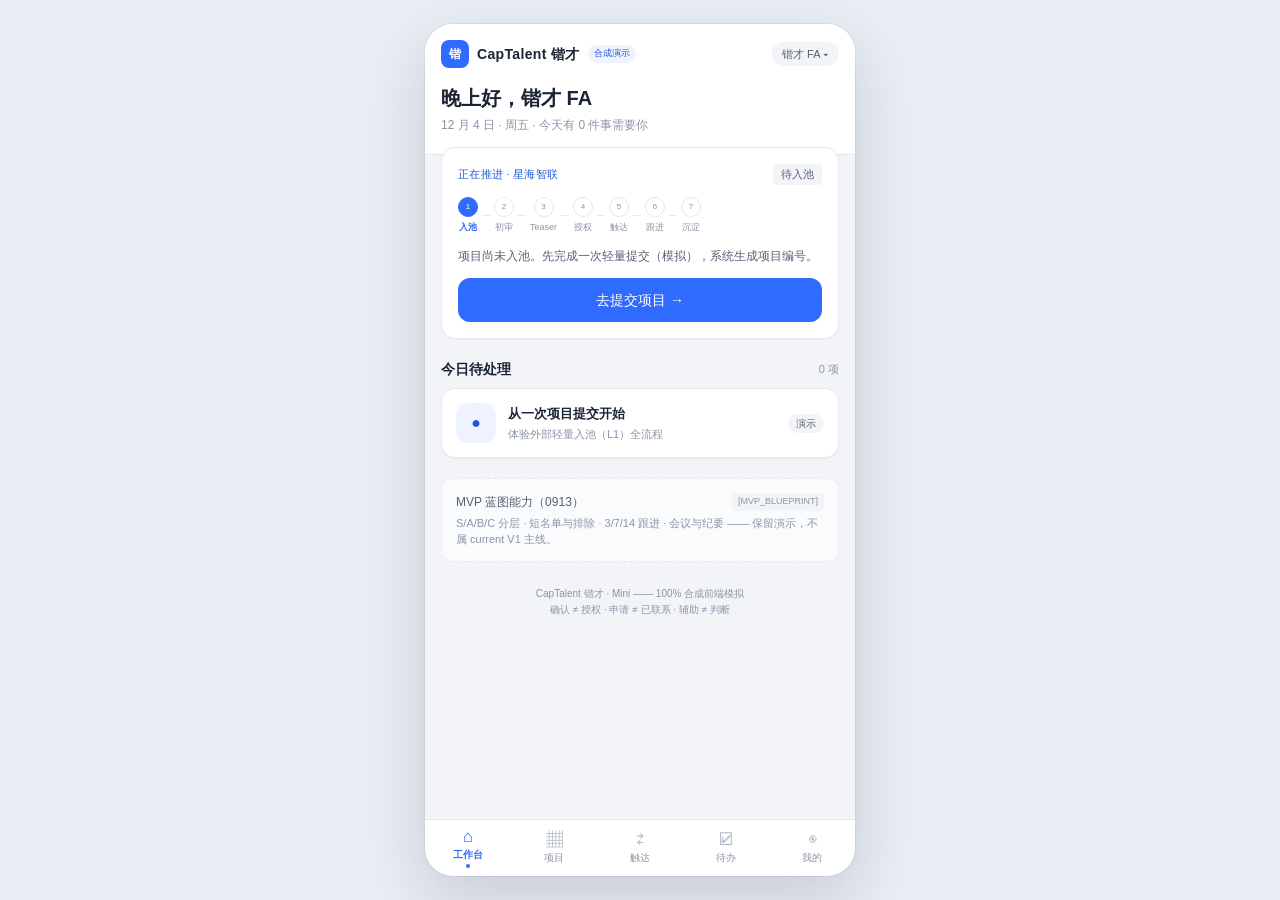
<file: captalent-mini/index.html>
<!doctype html>
<html lang="zh-CN">
  <head>
    <meta charset="UTF-8" />
    <meta name="viewport" content="width=device-width, initial-scale=1.0, viewport-fit=cover" />
    <meta name="theme-color" content="#f2f4f8" />
    <title>CapTalent 锴才 · Mini（合成演示）</title>
    <script type="module" crossorigin src="./assets/index-CSdyOCdW.js"></script>
    <link rel="stylesheet" crossorigin href="./assets/index-DFAdCHbu.css">
  </head>
  <body>
    <div id="root"></div>
  </body>
</html>
</file>
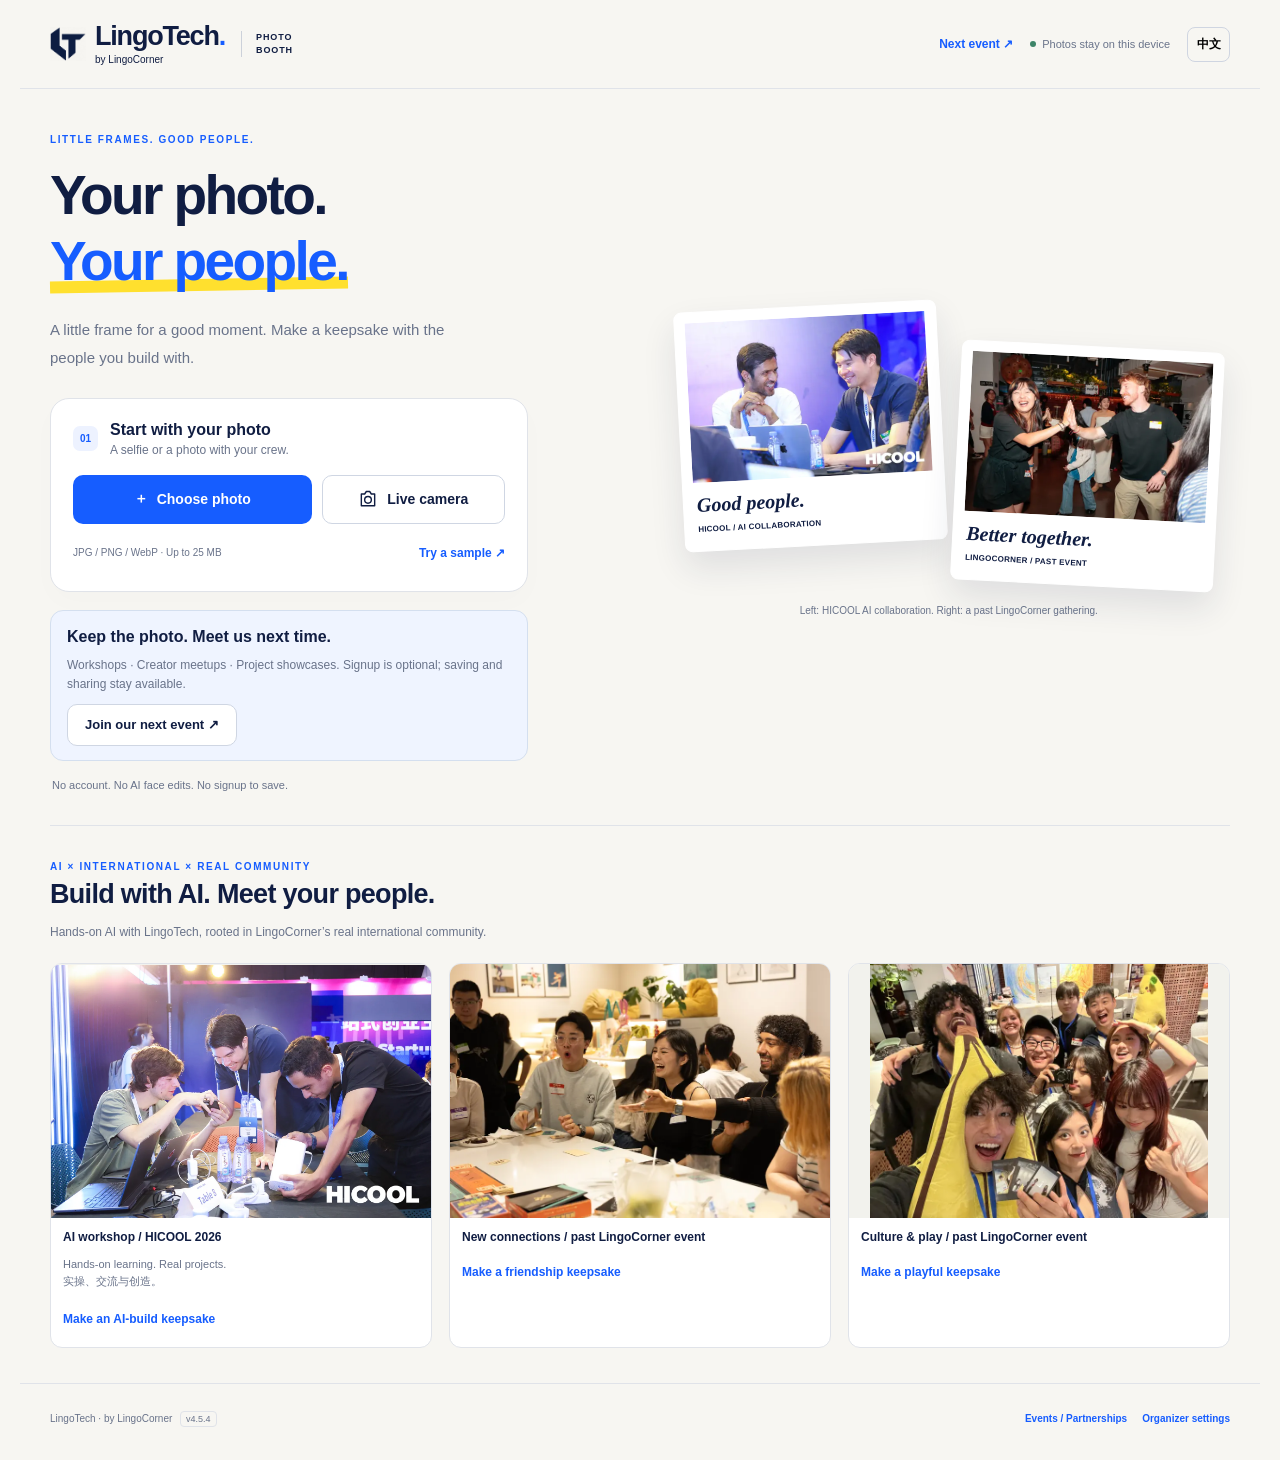
<file: lingotech-photo-booth/index.html>
<!doctype html><html lang="en"><head><meta charset="utf-8"><meta name="viewport" content="width=device-width,initial-scale=1"><title>LingoTech Photo Booth — moved</title><link rel="canonical" href="https://williamlovecs.github.io/lingotech/"><meta name="robots" content="noindex,follow"><script>const dest=new URL('/lingotech/',location.origin);const source=new URL(location.href);for(const k of ['kiosk','lang']){const v=source.searchParams.get(k);if((k==='kiosk'&&['0','1'].includes(v))||(k==='lang'&&['zh','en'].includes(v)))dest.searchParams.set(k,v);}if(['#editor','#welcome'].includes(source.hash))dest.hash=source.hash;location.replace(dest.href);</script><noscript><meta http-equiv="refresh" content="0; url=/lingotech/"></noscript><style>body{font-family:system-ui,sans-serif;padding:48px;line-height:1.7;color:#101d42}a{color:#165dff}</style></head><body><h1>LingoTech Photo Booth</h1><p>入口已更新，正在前往新版。<br>Opening the current Photo Booth.</p><a href="/lingotech/">打开新版 / Open Photo Booth</a></body></html>
</file>
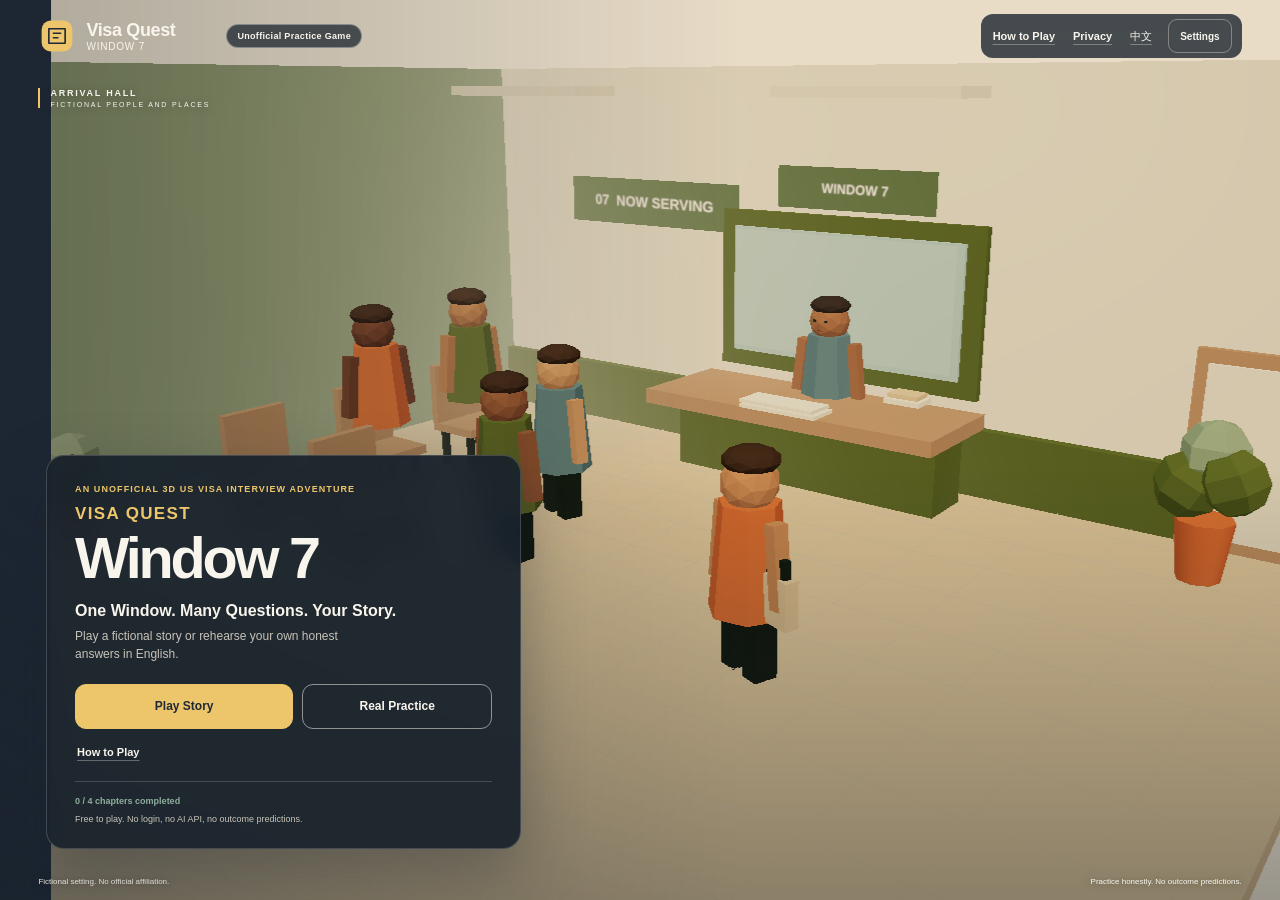
<file: visa-counter/index.html>
<!doctype html>
<html lang="en">
  <head>
    <meta charset="UTF-8" />
    <meta name="viewport" content="width=device-width, initial-scale=1.0, viewport-fit=cover" />
    <meta name="theme-color" content="#202936" />
    <meta name="description" content="Play Visa Quest: Window 7, a free unofficial 3D US visa interview game with F-1 and B1/B2 English practice, fictional stories, and share-safe challenges." />
    <meta name="keywords" content="US visa interview simulator, F1 visa mock interview, B1/B2 visa interview practice, US visa interview game" />
    <link rel="canonical" href="https://williamlovecs.github.io/visa-counter/" />
    <meta property="og:type" content="website" />
    <meta property="og:title" content="Visa Quest: Window 7" />
    <meta property="og:description" content="One Window. Many Questions. Your Story. Play an unofficial 3D visa interview adventure." />
    <meta property="og:url" content="https://williamlovecs.github.io/visa-counter/" />
    <meta property="og:site_name" content="Visa Quest" />
    <meta name="twitter:card" content="summary" />
    <title>Visa Quest: Window 7 | 3D US Visa Interview Game</title>
    <link rel="icon" type="image/svg+xml" href="/visa-counter/favicon.svg" />
    <script type="module" crossorigin src="/visa-counter/assets/index-B5Us4nsz.js"></script>
    <link rel="modulepreload" crossorigin href="/visa-counter/assets/three-ChoC-Qf5.js">
    <link rel="modulepreload" crossorigin href="/visa-counter/assets/react-DX9ReT47.js">
    <link rel="stylesheet" crossorigin href="/visa-counter/assets/index-BxNAXHYg.css">
  </head>
  <body>
    <div id="root">
      <main style="max-width:760px;margin:40px auto;padding:24px;font-family:Arial,sans-serif;line-height:1.6;color:#202936">
        <h1>Visa Quest: Window 7</h1>
        <p><strong>An unofficial 3D US visa interview adventure.</strong> Play four fictional story chapters or practice your own honest English answers for F-1, B1/B2 tourism, family visit, and B-1 business scenarios.</p>
        <h2>How to play</h2>
        <p>Choose Story Challenge or Real Practice. Read the brief, walk to Window 7, answer six main questions and any follow-ups, then review clear practice hints. Text input works without a microphone or WebGL.</p>
        <h2>Practice with clear boundaries</h2>
        <p>This free game has no login, no live AI, and no visa outcome prediction. Answers stay in memory. Chapter progress and anonymous local events remain on your browser. It is not affiliated with the US government.</p>
        <h2>中文介绍</h2>
        <p>《Visa Quest: Window 7》是一款非官方 3D 英语面试练习游戏。包含四个虚构章节、故事挑战和真实练习模式，不预测签证结果，不要求注册。</p>
        <h2>Frequently asked questions</h2>
        <p><strong>Can this predict my visa result?</strong> No. It only supports language practice and cannot assess eligibility, documents, honesty, or approval probability.</p>
        <p><strong>Do I need a microphone?</strong> No. Every chapter can be completed with text input.</p>
        <p>For official information, visit the US Department of State pages for <a href="https://travel.state.gov/content/travel/en/us-visas/study/student-visa.html">student visas</a> and <a href="https://travel.state.gov/content/travel/en/us-visas/tourism-visit/visitor.html">visitor visas</a>.</p>
      </main>
    </div>
  </body>
</html>
</file>
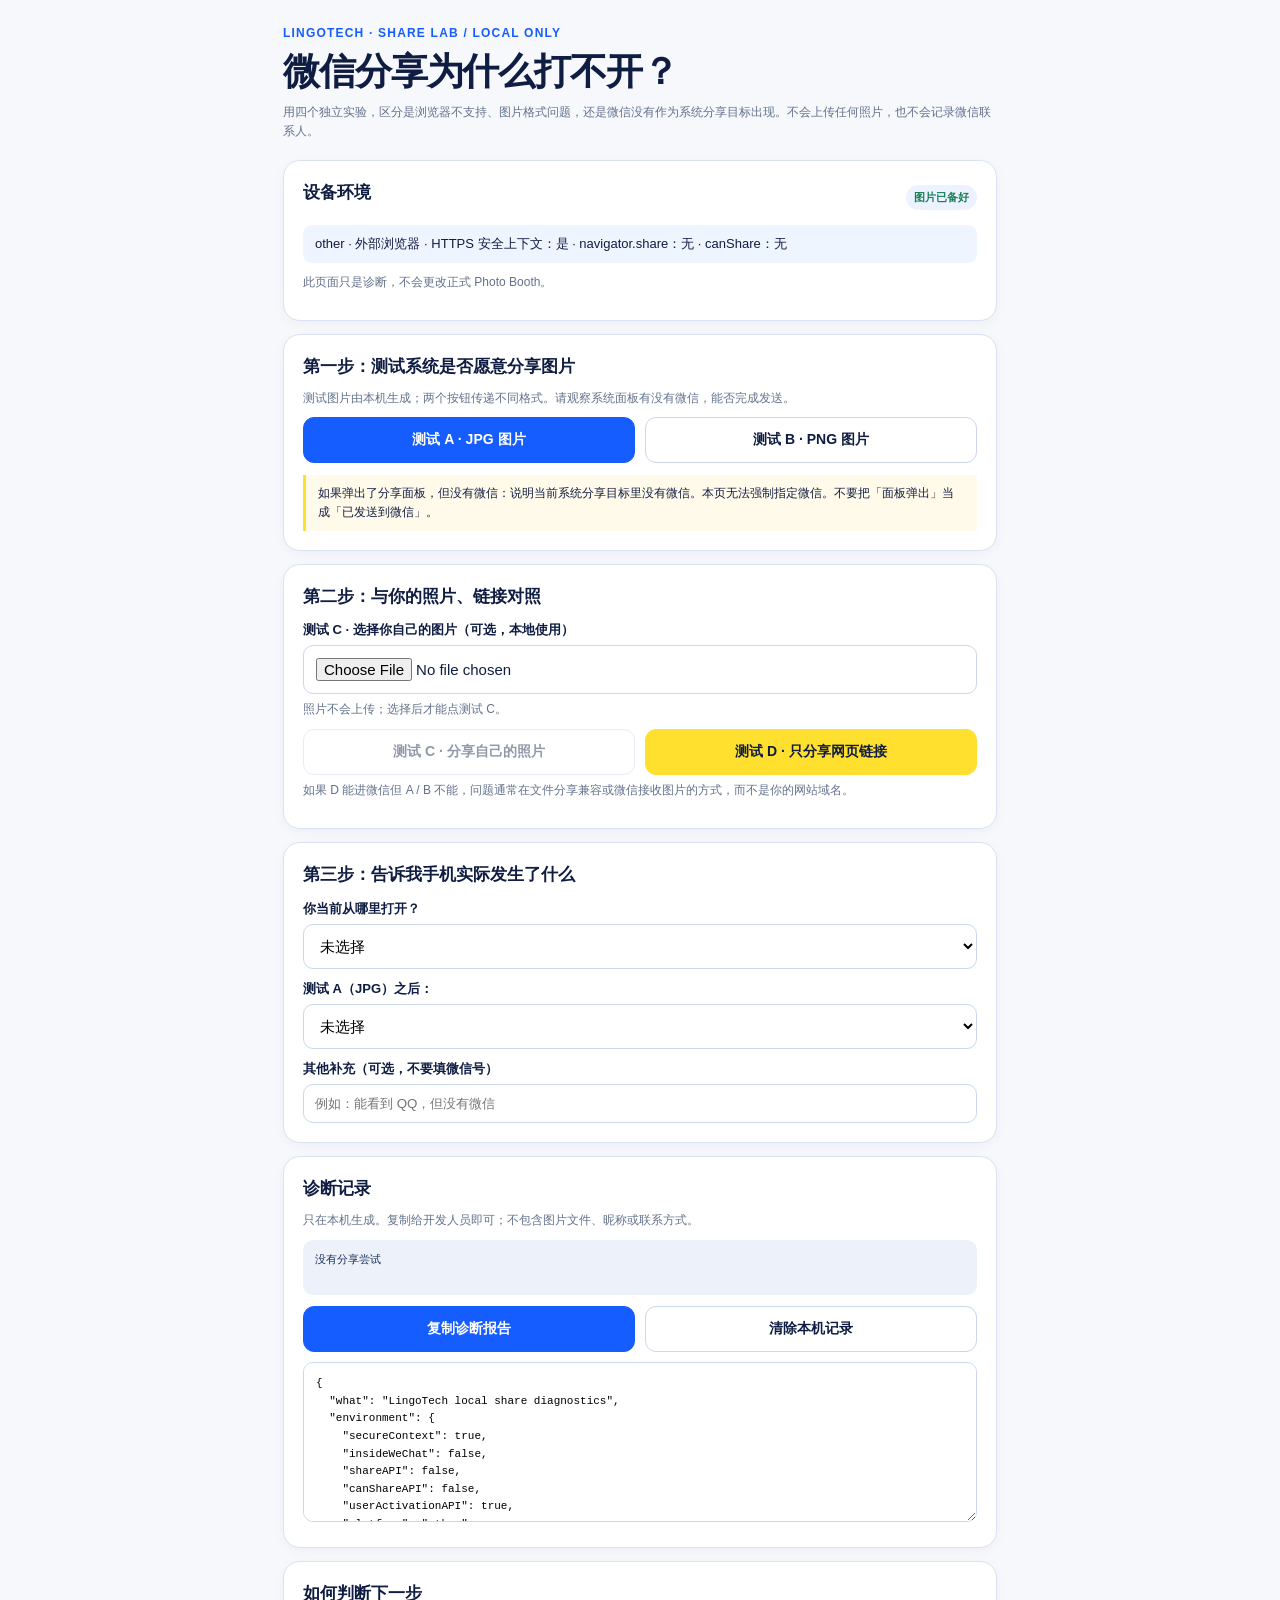
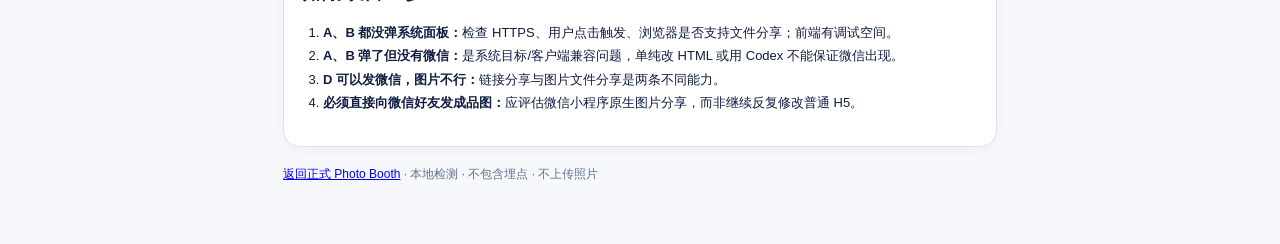
<file: lingotech/share-debug/index.html>
<!doctype html>
<html lang="zh-CN">
<head>
<meta charset="utf-8"><meta name="viewport" content="width=device-width,initial-scale=1,viewport-fit=cover">
<meta name="theme-color" content="#f6f8fc"><meta name="referrer" content="no-referrer">
<title>LingoTech · 微信分享兼容性检查</title>
<style>
:root{--navy:#101d42;--blue:#165dff;--muted:#63718b;--line:#dae1f0;--bg:#f6f8fc;--yellow:#ffe02e}
*{box-sizing:border-box}body{margin:0;background:var(--bg);color:var(--navy);font:15px/1.55 -apple-system,BlinkMacSystemFont,"Segoe UI","PingFang SC","Microsoft YaHei",sans-serif}main{max-width:750px;margin:auto;padding:24px 18px 60px}h1{font-size:clamp(25px,5vw,37px);line-height:1.15;letter-spacing:-.03em;margin:8px 0 10px}h2{font-size:17px;margin:0 0 8px}p{margin:6px 0 10px}small,.muted{font-size:12px;color:var(--muted)}.brand{font-size:12px;letter-spacing:.1em;font-weight:800;color:var(--blue)}.intro{margin:0 0 20px}.card{background:#fff;padding:19px;border-radius:17px;border:1px solid var(--line);margin:13px 0;box-shadow:0 3px 12px #10204a0a}.status{padding:9px 12px;border-radius:9px;background:#eef5ff;font-size:13px;margin:10px 0}.grid{display:grid;grid-template-columns:repeat(2,minmax(0,1fr));gap:10px}.btn{width:100%;min-height:46px;border-radius:11px;border:1px solid #cbd7ec;background:#fff;color:var(--navy);font-weight:750;padding:10px 14px;text-align:center;cursor:pointer;font-size:14px}.btn.primary{background:var(--blue);border-color:var(--blue);color:white}.btn.yellow{background:var(--yellow);border-color:var(--yellow)}button:disabled{opacity:.45;cursor:not-allowed}button:focus-visible,input:focus-visible,select:focus-visible,textarea:focus-visible{outline:3px solid #e8ad22;outline-offset:3px}label{display:block;font-size:13px;font-weight:650;margin:10px 0 5px}select,input[type=file],textarea{width:100%;border:1px solid #cbd7ec;padding:12px;border-radius:10px;background:#fff;font:inherit}textarea{resize:vertical;min-height:160px;font:11px/1.6 ui-monospace,SFMono-Regular,Consolas,monospace}ol{padding-left:20px;font-size:13px;line-height:1.8}.mono{font:11px/1.55 ui-monospace,SFMono-Regular,Consolas,monospace;overflow-wrap:anywhere}.tag{display:inline-flex;align-items:center;background:#ecf2ff;color:#2c56b0;padding:4px 8px;border-radius:100px;font-size:11px;font-weight:750}.notice{border-left:3px solid var(--yellow);padding:9px 12px;background:#fffaea;font-size:12px;margin-top:12px}.row{display:flex;align-items:center;justify-content:space-between;gap:8px}.log{white-space:pre-wrap;overflow-wrap:anywhere;background:#edf2fa;color:#172e59;padding:12px;border-radius:10px;font-size:11px;min-height:55px}.footer{margin-top:18px;font-size:12px;color:var(--muted)}.green{color:#177f53}.red{color:#ba4444}@media(max-width:520px){main{padding:19px 13px 55px}.grid{grid-template-columns:1fr}.card{padding:15px}.btn{font-size:13px}}
</style></head>
<body><main>
<div class="brand">LINGOTECH · SHARE LAB / LOCAL ONLY</div>
<h1>微信分享为什么打不开？</h1>
<p class="intro muted">用四个独立实验，区分是浏览器不支持、图片格式问题，还是微信没有作为系统分享目标出现。不会上传任何照片，也不会记录微信联系人。</p>
<div class="card"><div class="row"><h2>设备环境</h2><span id="ready" class="tag">准备中</span></div><div id="env" class="status">正在检查…</div><p class="muted">此页面只是诊断，不会更改正式 Photo Booth。</p></div>
<div class="card"><h2>第一步：测试系统是否愿意分享图片</h2>
<p class="muted">测试图片由本机生成；两个按钮传递不同格式。请观察系统面板有没有微信，能否完成发送。</p>
<div class="grid"><button id="jpg" class="btn primary" disabled>测试 A · JPG 图片</button><button id="png" class="btn" disabled>测试 B · PNG 图片</button></div>
<div class="notice">如果弹出了分享面板，但没有微信：说明当前系统分享目标里没有微信。本页无法强制指定微信。不要把「面板弹出」当成「已发送到微信」。</div>
</div>
<div class="card"><h2>第二步：与你的照片、链接对照</h2>
<label for="picture">测试 C · 选择你自己的图片（可选，本地使用）</label><input id="picture" type="file" accept="image/png,image/jpeg,image/webp,image/heic,image/heif">
<p class="muted" id="pickinfo">照片不会上传；选择后才能点测试 C。</p>
<div class="grid"><button id="own" class="btn" disabled>测试 C · 分享自己的照片</button><button id="url" class="btn yellow">测试 D · 只分享网页链接</button></div>
<p class="muted">如果 D 能进微信但 A / B 不能，问题通常在文件分享兼容或微信接收图片的方式，而不是你的网站域名。</p></div>
<div class="card"><h2>第三步：告诉我手机实际发生了什么</h2>
<label for="browser">你当前从哪里打开？</label><select id="browser"><option value="unspecified">未选择</option><option value="wechat">微信内打开</option><option value="safari">iPhone Safari</option><option value="chrome">Android Chrome</option><option value="other">其他浏览器</option></select>
<label for="outcome">测试 A（JPG）之后：</label><select id="outcome"><option value="unspecified">未选择</option><option value="wechat_visible">微信出现在分享面板</option><option value="wechat_missing">弹出分享面板，但没有微信</option><option value="no_sheet">完全没有弹出分享面板</option><option value="wechat_failed">选了微信但发送未完成</option><option value="success_manually_confirmed">已在微信手动确认真正收到图片</option></select>
<label for="detail">其他补充（可选，不要填微信号）</label><input id="detail" type="text" maxlength="120" placeholder="例如：能看到 QQ，但没有微信" style="width:100%;padding:11px;border-radius:10px;border:1px solid #cbd7ec">
</div>
<div class="card"><h2>诊断记录</h2><p class="muted">只在本机生成。复制给开发人员即可；不包含图片文件、昵称或联系方式。</p><pre id="log" class="log" aria-live="polite">等待测试…</pre><div class="grid"><button id="copy" class="btn primary">复制诊断报告</button><button id="reset" class="btn">清除本机记录</button></div><textarea id="report" spellcheck="false" readonly aria-label="复制不了时可以手动全选诊断报告" style="margin-top:10px"></textarea></div>
<div class="card"><h2>如何判断下一步</h2><ol><li><strong>A、B 都没弹系统面板：</strong>检查 HTTPS、用户点击触发、浏览器是否支持文件分享；前端有调试空间。</li><li><strong>A、B 弹了但没有微信：</strong>是系统目标/客户端兼容问题，单纯改 HTML 或用 Codex 不能保证微信出现。</li><li><strong>D 可以发微信，图片不行：</strong>链接分享与图片文件分享是两条不同能力。</li><li><strong>必须直接向微信好友发成品图：</strong>应评估微信小程序原生图片分享，而非继续反复修改普通 H5。</li></ol></div>
<div class="footer"><a href="https://williamlovecs.github.io/lingotech/">返回正式 Photo Booth</a> · 本地检测 · 不包含埋点 · 不上传照片</div>
</main>
<script>
'use strict';
const $=id=>document.getElementById(id);
const results=[];let prepared={jpg:null,png:null,own:null};const SITE='https://williamlovecs.github.io/lingotech/';
const appEnv=()=>({secureContext:!!window.isSecureContext,insideWeChat:/MicroMessenger/i.test(navigator.userAgent||''),shareAPI:typeof navigator.share==='function',canShareAPI:typeof navigator.canShare==='function',userActivationAPI:typeof navigator.userActivation!=='undefined',platform:/Android/i.test(navigator.userAgent)?'Android':/iPhone|iPad/i.test(navigator.userAgent)?'iOS/iPadOS':/Windows/i.test(navigator.userAgent)?'Windows':/Mac/i.test(navigator.userAgent)?'macOS':'other'});
function cap(file){try{return typeof navigator.canShare==='function'?!!navigator.canShare({files:[file]}):null}catch(e){return 'error:'+e.name}}
function record(x){results.push({...x,at:new Date().toISOString()});renderReport()}
function renderReport(){const data={what:'LingoTech local share diagnostics',environment:appEnv(),capability:{JPG:prepared.jpg?cap(prepared.jpg):'not ready',PNG:prepared.png?cap(prepared.png):'not ready',uploaded:prepared.own?cap(prepared.own):'none'},manual:{browser:$('browser').value,jpg_result:$('outcome').value,detail:$('detail').value},attempts:results};const str=JSON.stringify(data,null,2);$('report').value=str;$('log').textContent=results.length?results.slice(-3).map(x=>`${x.test}: ${x.outcome}${x.error?' ('+x.error+')':''}`).join('\n'):'没有分享尝试';return str}
function bitmapBlob(type){return new Promise((resolve,reject)=>{const c=document.createElement('canvas');c.width=480;c.height=600;const g=c.getContext('2d');g.fillStyle='#f2f6ff';g.fillRect(0,0,c.width,c.height);g.fillStyle='#165dff';g.fillRect(35,45,410,180);g.fillStyle='#ffe02e';g.fillRect(35,260,410,35);g.fillStyle='#12214a';g.font='bold 42px sans-serif';g.fillText('LINGOTECH',52,120);g.font='bold 23px sans-serif';g.fillText('SHARE TEST',52,180);g.font='20px sans-serif';g.fillText('No personal image',52,340);g.fillText('Only testing file support.',52,375);c.toBlob(b=>{c.width=c.height=1;b?resolve(b):reject(Error('Canvas export error'))},type,type==='image/jpeg'?.87:undefined)})}
async function prepare(){try{const [j,p]=await Promise.all([bitmapBlob('image/jpeg'),bitmapBlob('image/png')]);prepared.jpg=new File([j],'lingotech-test.jpg',{type:'image/jpeg'});prepared.png=new File([p],'lingotech-test.png',{type:'image/png'});$('jpg').disabled=$('png').disabled=false;$('ready').textContent='图片已备好';$('ready').classList.add('green')}catch(e){$('ready').textContent='无法生成测试图片';record({test:'prepare',outcome:'error',error:e.name})}const env=appEnv();$('env').textContent=`${env.platform} · ${env.insideWeChat?'微信内置浏览器':'外部浏览器'} · HTTPS 安全上下文：${env.secureContext?'是':'否'} · navigator.share：${env.shareAPI?'有':'无'} · canShare：${env.canShareAPI?'有':'无'}`;renderReport()}
// No await before share(): preserves the click's transient user activation.
function testShare(kind){const file=prepared[kind];if(!file){record({test:kind,outcome:'file_not_ready'});return}const supported=cap(file);const activation=navigator.userActivation?.isActive??null;const base={test:kind,bytes:file.size,mime:file.type,canShare:supported,activationAtClick:activation};if(typeof navigator.share!=='function'){record({...base,outcome:'unsupported_share_api'});return}if(supported===false){record({...base,outcome:'cannot_share_file'});return}try{const p=navigator.share({files:[file]});record({...base,outcome:'share_called'});Promise.resolve(p).then(()=>record({...base,outcome:'handed_to_system_not_confirmed_delivered'})).catch(e=>record({...base,outcome:'rejected',error:e?.name||'Error',message:String(e?.message||'').slice(0,120)}))}catch(e){record({...base,outcome:'sync_error',error:e?.name||'Error',message:String(e?.message||'').slice(0,120)})}}
function testUrl(){const activation=navigator.userActivation?.isActive??null;const payload={url:SITE,title:'LingoTech Photo Booth'};if(typeof navigator.share!=='function'){record({test:'url',outcome:'unsupported_share_api',activationAtClick:activation});return}try{const p=navigator.share(payload);record({test:'url',outcome:'share_called',activationAtClick:activation});Promise.resolve(p).then(()=>record({test:'url',outcome:'handed_to_system_not_confirmed_delivered'})).catch(e=>record({test:'url',outcome:'rejected',error:e?.name||'Error'}))}catch(e){record({test:'url',outcome:'sync_error',error:e?.name||'Error'})}}
$('jpg').onclick=()=>testShare('jpg');$('png').onclick=()=>testShare('png');$('own').onclick=()=>testShare('own');$('url').onclick=testUrl;
$('picture').onchange=e=>{const file=e.target.files?.[0];if(!file){prepared.own=null;$('own').disabled=true;return}if(!file.type.startsWith('image/')||file.size>25*1024*1024){$('pickinfo').textContent='仅支持小于 25MB 的常见图片格式';prepared.own=null;$('own').disabled=true;return}prepared.own=file;$('own').disabled=false;$('pickinfo').textContent='已加载本机照片，照片不会上传。';renderReport()};
for(const id of ['browser','outcome','detail'])$(id).onchange=renderReport;
$('copy').onclick=async()=>{const text=renderReport();try{await navigator.clipboard.writeText(text);$('copy').textContent='已复制报告 ✓'}catch(_){$('report').focus();$('report').select();$('copy').textContent='请手动复制已选中内容'}};
$('reset').onclick=()=>{results.length=0;prepared.own=null;$('picture').value='';$('own').disabled=true;$('browser').value='unspecified';$('outcome').value='unspecified';$('detail').value='';$('copy').textContent='复制诊断报告';renderReport()};
prepare();
</script></body></html>
</file>
<file: visa-counter/assets/index-BxNAXHYg.css>
:root{font-family:Avenir Next,Trebuchet MS,Arial,sans-serif;color:#f8f5ed;background:#202936;font-synthesis:none;text-rendering:optimizeLegibility;--ink: #202936;--ink-deep: #17212b;--cream: #F8F5ED;--muted: #C7C3B9;--gold: #EDC66B;--sage: #8FAE9C;--terra: #C88468;--panel: rgba(25, 34, 44, .94);--panel-soft: rgba(248, 245, 237, .075);--line: rgba(248, 245, 237, .18);--shadow: rgba(23, 33, 43, .34)}*{box-sizing:border-box}html{min-width:320px;background:var(--ink);scroll-behavior:smooth}body{margin:0;min-width:320px;min-height:100vh}button,textarea,input{font:inherit}button{color:inherit;cursor:pointer}button,a{-webkit-tap-highlight-color:transparent}button:focus-visible,textarea:focus-visible,a:focus-visible,input:focus-visible,summary:focus-visible,[tabindex]:focus-visible{outline:3px solid var(--gold);outline-offset:3px}button:disabled{cursor:not-allowed;opacity:.45}button{transition:transform .2s ease,background-color .2s ease,color .2s ease,border-color .2s ease}button:active:not(:disabled){transform:translateY(1px) scale(.99)}::selection{background:var(--gold);color:var(--ink)}h1,h2,h3,h4,p{overflow-wrap:break-word}fieldset{border:0;margin:0;padding:0;min-width:0}.app{position:relative;min-height:100dvh;isolation:isolate;overflow:hidden}.stage-select,.stage-debrief{overflow:auto}.scene-layer{position:fixed;inset:0;z:0;background:#e8dcc8}.scene-layer canvas{touch-action:pan-y}.scene-vignette{position:fixed;inset:0;z:1;pointer-events:none;background:linear-gradient(90deg,rgba(23,33,43,.28),transparent 58%),linear-gradient(0deg,rgba(23,33,43,.38),transparent 48%)}.skip-link{position:fixed;left:16px;top:-80px;z-index:100;background:var(--gold);color:var(--ink);padding:12px 18px;border-radius:10px}.skip-link:focus{top:12px}.topbar{position:absolute;inset:0 0 auto;min-height:72px;display:flex;align-items:center;gap:18px;padding:14px clamp(18px,3vw,46px);z-index:10}.brand{display:flex;align-items:center;gap:10px;min-width:170px;padding:0;border:0;background:transparent;text-align:left}.brand-mark{width:38px;height:38px;flex:none}.brand-mark rect{fill:var(--gold)}.brand-mark path{fill:none;stroke:var(--ink);stroke-width:1.8;stroke-linejoin:round;stroke-linecap:round}.brand>span{display:flex;flex-direction:column;gap:2px}.brand strong{font-size:18px;line-height:1;letter-spacing:-.02em}.brand small{color:var(--cream);font-size:10px;letter-spacing:.08em;text-transform:uppercase}.unofficial{border:1px solid rgba(248,245,237,.38);border-radius:999px;padding:6px 10px;font-size:9px;font-weight:700;letter-spacing:.035em;background:#19222cbd}.header-actions{margin-left:auto;display:flex;align-items:center;gap:14px;padding:5px 10px;border-radius:12px;background:#19222cc7;backdrop-filter:blur(10px)}.text-button{border:0;background:transparent;padding:8px 2px;color:var(--cream);font-weight:700;font-size:11px;text-decoration:underline;text-decoration-color:#f8f5ed52;text-underline-offset:4px}.text-button:hover{text-decoration-color:var(--gold);color:var(--gold)}.settings-button{min-height:34px;padding:7px 11px;border:1px solid rgba(248,245,237,.34);border-radius:9px;background:transparent;font-size:10px;font-weight:700}.settings-button:hover{border-color:var(--gold);color:var(--gold)}.scene-caption{position:absolute;z-index:2;top:88px;left:clamp(18px,3vw,46px);display:flex;flex-direction:column;gap:3px;padding-left:10px;border-left:2px solid var(--gold);pointer-events:none;text-transform:uppercase;letter-spacing:.11em;text-shadow:0 1px 8px rgba(23,33,43,.5)}.scene-caption span{font-size:9px;font-weight:700}.scene-caption small{font-size:7px;color:var(--cream)}.game-main{position:relative;z-index:3;width:100%;min-height:100dvh;padding:112px clamp(18px,3.6vw,58px) 42px;display:flex;pointer-events:none}.game-main>*{pointer-events:auto}.menu-panel,.select-panel,.briefing-panel,.queue-panel,.interview-dock,.debrief-drawer,.modal-card{background:var(--panel);border:1px solid var(--line);box-shadow:0 22px 60px var(--shadow);backdrop-filter:blur(14px)}.menu-panel,.select-panel,.briefing-panel,.queue-panel,.interview-dock,.debrief-drawer{border-radius:18px}.eyebrow{margin:0 0 10px;color:var(--gold);text-transform:uppercase;letter-spacing:.12em;font-size:9px;line-height:1.4;font-weight:700}.primary-button,.secondary-button,.danger-button{min-height:45px;display:inline-flex;align-items:center;justify-content:center;gap:9px;border-radius:11px;padding:12px 17px;font-weight:700;font-size:12px;white-space:nowrap}.primary-button{border:1px solid var(--gold);background:var(--gold);color:var(--ink)}.primary-button:hover:not(:disabled){background:var(--cream);border-color:var(--cream);transform:translateY(-2px)}.secondary-button{border:1px solid rgba(248,245,237,.52);background:transparent;color:var(--cream)}.secondary-button:hover{border-color:var(--gold);color:var(--gold);background:var(--panel-soft)}.danger-button{border:1px solid var(--terra);background:var(--terra);color:var(--ink)}.danger-button:hover{background:var(--cream);border-color:var(--cream)}.menu-panel{width:min(475px,100%);margin:auto auto 1vh 0;padding:27px 28px 22px}.menu-panel h1{margin:0;font-size:clamp(42px,4.5vw,61px);font-weight:700;line-height:.98;letter-spacing:-.055em}.menu-panel h1 span{display:block;margin-bottom:8px;color:var(--gold);font-size:17px;letter-spacing:.08em;text-transform:uppercase}.menu-tagline{margin:15px 0 7px;color:var(--cream);font-size:16px;font-weight:700}.menu-intro{max-width:44ch;margin:0;color:var(--muted);font-size:12px;line-height:1.55}.menu-actions{display:grid;grid-template-columns:1.15fr 1fr;gap:9px;margin-top:20px}.menu-secondary{display:flex;flex-wrap:wrap;gap:20px;margin-top:9px}.menu-status{display:grid;gap:5px;margin-top:15px;padding-top:13px;border-top:1px solid var(--line);color:var(--muted);font-size:9px;line-height:1.45}.menu-status span:first-child{color:var(--sage);font-weight:700}.select-panel{width:min(950px,100%);max-height:calc(100dvh - 142px);margin:auto auto 0;padding:24px 26px;overflow-y:auto;scrollbar-width:thin}.panel-heading{display:flex;align-items:flex-start;justify-content:space-between;gap:20px;margin-bottom:17px}.panel-heading h2,.briefing-panel h2,.queue-panel h2,.modal-card h2{margin:0;font-size:29px;line-height:1.1;letter-spacing:-.035em}.chapter-grid{display:grid;grid-template-columns:1fr 1fr;gap:9px}.chapter-option{position:relative;min-width:0;min-height:104px;display:grid;grid-template-columns:36px 1fr;gap:11px;padding:15px;border:1px solid var(--line);border-radius:12px;background:var(--panel-soft);text-align:left}.chapter-option:hover{border-color:var(--sage);background:#8fae9c1a}.chapter-option.selected{border-color:var(--gold);box-shadow:inset 0 0 0 1px var(--gold);background:#edc66b17}.chapter-number{color:var(--gold);font-size:23px;font-weight:700;font-variant-numeric:tabular-nums}.chapter-copy{display:grid;gap:5px;min-width:0}.chapter-copy strong{font-size:15px}.chapter-copy small{color:var(--sage);font-size:9px}.chapter-copy>span{color:var(--muted);font-size:10px;line-height:1.4}.completed-label{position:absolute;top:9px;right:10px;color:var(--sage);font-size:8px;font-weight:700;text-transform:uppercase}.persona-picker{margin-top:17px}.persona-picker legend{margin-bottom:8px;font-size:11px;font-weight:700}.persona-options{display:grid;grid-template-columns:repeat(3,minmax(0,1fr));gap:8px}.persona-options button{min-width:0;min-height:61px;padding:10px 12px;border:1px solid var(--line);border-radius:11px;background:transparent;text-align:left}.persona-options button.selected{border-color:var(--gold);background:#edc66b17}.persona-options strong,.persona-options span{display:block}.persona-options strong{margin-bottom:4px;font-size:11px}.persona-options span{color:var(--muted);font-size:9px;line-height:1.35}.persona-picker>p{margin:7px 0 0;color:var(--muted);font-size:8px;line-height:1.45}.begin-button{width:100%;margin-top:15px}.briefing-panel{width:min(475px,100%);max-height:calc(100dvh - 145px);margin:auto auto 1vh 0;padding:25px 26px;overflow-y:auto}.briefing-role{margin:8px 0 16px;color:var(--sage);font-size:11px;line-height:1.5}.scenario-details{margin:16px 0;border-top:1px solid var(--line)}.scenario-details div{display:grid;grid-template-columns:minmax(90px,.7fr) 1.3fr;gap:15px;padding:9px 0;border-bottom:1px solid var(--line);font-size:10px;line-height:1.45}.scenario-details dt{color:var(--muted)}.scenario-details dd{margin:0;font-weight:700}.honesty-note{display:flex;flex-direction:column;gap:4px;margin:0 0 17px;padding:12px 13px;border-left:3px solid var(--sage);background:#8fae9c1a;color:var(--muted);font-size:10px;line-height:1.5}.honesty-note strong{color:var(--cream)}.practice-brief{margin:18px 0;color:var(--muted);font-size:11px;line-height:1.6}.practice-brief p{margin:0 0 12px}.briefing-actions{display:grid;gap:7px}.briefing-actions .text-button{justify-self:center}.queue-panel{width:min(650px,100%);margin:auto auto 1vh 0;display:grid;grid-template-columns:140px 1fr;gap:23px;padding:24px}.ticket{min-height:176px;display:flex;flex-direction:column;align-items:center;justify-content:center;gap:10px;border-radius:12px;background:var(--gold);color:var(--ink)}.ticket span{max-width:70px;text-align:center;font-size:9px;font-weight:700;letter-spacing:.12em}.ticket strong{font-size:68px;line-height:1;font-variant-numeric:tabular-nums}.queue-copy>p:not(.eyebrow){color:var(--muted);font-size:11px;line-height:1.55}.queue-copy blockquote{margin:13px 0;padding-left:12px;border-left:2px solid var(--sage);color:var(--cream);font-size:12px;line-height:1.5}.queue-actions{display:flex;align-items:center;flex-wrap:wrap;gap:13px;margin-top:16px}.interview-dock{width:min(1100px,100%);max-height:calc(100dvh - 148px);margin:auto auto 0;display:grid;grid-template-columns:minmax(280px,.88fr) minmax(390px,1.12fr);overflow:auto;scrollbar-width:thin}.question-rail,.answer-rail{min-width:0;padding:21px 23px}.question-rail{background:#f8f5ed09;border-right:1px solid var(--line)}.interview-meta{display:flex;align-items:center;justify-content:space-between;gap:12px;margin-bottom:10px;color:var(--muted);font-size:8px;font-weight:700}.progress-track{width:100%;height:3px;margin-bottom:14px;border-radius:999px;overflow:hidden;background:#f8f5ed26}.progress-track span{display:block;height:100%;background:var(--gold);transition:width .4s ease}.officer-action{margin:0 0 6px;color:var(--sage);font-size:10px}.interview-dock h2{margin:0 0 11px;font-size:clamp(22px,2.1vw,30px);line-height:1.15;letter-spacing:-.025em}.question-hint{margin:0;color:var(--muted);font-size:10px;line-height:1.5}.audio-button{margin-top:11px;padding:7px 0;border:0;background:transparent;color:var(--gold);font-size:9px;font-weight:700;text-decoration:underline;text-underline-offset:4px}.answer-label,form label{display:block;margin:0 0 8px;font-size:10px;font-weight:700}.dialogue-choices{display:grid;gap:7px}.dialogue-choices button{min-height:46px;display:grid;grid-template-columns:25px 1fr;gap:8px;align-items:start;padding:11px 12px;border:1px solid var(--line);border-radius:10px;background:var(--panel-soft);text-align:left;font-size:11px;line-height:1.45}.dialogue-choices button:hover{border-color:var(--gold);background:#edc66b14}.dialogue-choices button span{color:var(--gold);font-size:9px;font-weight:700}.choice-area>.text-button{margin-top:7px}textarea{width:100%;min-height:96px;resize:vertical;border:1px solid rgba(248,245,237,.32);border-radius:10px;padding:12px;background:var(--ink-deep);color:var(--cream);font-size:13px;line-height:1.5}textarea:hover,textarea:focus{border-color:var(--gold)}textarea::placeholder{color:#b9b4aa}.input-meta{display:flex;justify-content:space-between;gap:12px;margin-top:6px;color:var(--muted);font-size:8px;font-variant-numeric:tabular-nums}.speech-privacy-note{margin:7px 0 0;color:var(--muted);font-size:8px;line-height:1.4}.answer-actions{display:flex;justify-content:space-between;gap:9px;margin-top:12px}.answer-actions .primary-button{flex:1}.speech-button{display:inline-flex;align-items:center;justify-content:center;gap:7px;min-height:45px;padding:10px 12px;border:1px solid rgba(248,245,237,.34);border-radius:11px;background:transparent;font-size:10px;font-weight:700}.speech-button:hover,.speech-button.listening{border-color:var(--gold);color:var(--gold)}.speech-button svg{width:16px;height:16px;fill:none;stroke:currentColor;stroke-width:1.7;stroke-linecap:round}.speech-error{margin:8px 0 0;color:#f0b79d;font-size:10px;line-height:1.45}.choice-return{margin-top:7px}.feedback-disclaimer{margin:0 0 9px;color:var(--muted);font-size:8px;line-height:1.45}.feedback-dimensions,.review-dimensions,.record-dimensions{display:grid;gap:7px}.dimension-result{padding:9px 11px;border-left:3px solid var(--sage);border-radius:5px 9px 9px 5px;background:var(--panel-soft)}.dimension-result.warm{border-left-color:var(--terra)}.dimension-result.good{border-left-color:var(--gold)}.dimension-result>div{display:flex;align-items:baseline;justify-content:space-between;gap:10px}.dimension-result strong{flex:none;font-size:10px}.dimension-result span{text-align:right;color:var(--muted);font-size:8px;font-weight:600}.dimension-result p{margin:5px 0 0;color:var(--muted);font-size:9px;line-height:1.45}.answer-reflection .primary-button{width:100%;margin-top:12px}.debrief-drawer{width:min(700px,100%);max-height:calc(100dvh - 130px);margin:0 0 0 auto;padding:25px 27px;overflow-y:auto;scrollbar-width:thin}.debrief-drawer h2{margin:0 0 11px;font-size:clamp(28px,3vw,39px);line-height:1.08;letter-spacing:-.04em}.debrief-intro{margin:0;color:var(--muted);font-size:10px;line-height:1.55}.reward-strip{display:grid;grid-template-columns:1fr 1fr;gap:8px;margin:17px 0 10px}.reward-item{padding:11px 12px;border-left:3px solid var(--gold);background:var(--panel-soft)}.reward-item strong,.reward-item span{display:block}.reward-item strong{margin-bottom:4px;color:var(--gold);font-size:11px}.reward-item span{color:var(--muted);font-size:9px;line-height:1.4}.focus-note{padding:12px 14px;border-left:3px solid var(--sage);margin-bottom:9px;background:#8fae9c1a;font-size:10px;line-height:1.5}.focus-note p{margin:4px 0 0;color:var(--muted)}.review-dimensions{margin:10px 0 4px}.feedback-help{margin-bottom:8px}.share-card{margin:14px 0 17px;padding:16px;border:1px dashed rgba(237,198,107,.48);border-radius:12px;background:#edc66b0e}.share-card h3{margin:0 0 7px;font-size:21px}.share-card>p:not(.eyebrow){margin:0 0 7px;color:var(--muted);font-size:10px}.share-card small{display:block;color:var(--muted);font-size:8px;line-height:1.45}.share-actions{display:flex;flex-wrap:wrap;gap:8px;margin-top:13px}.answer-details{margin:12px 0 17px}.answer-details summary{cursor:pointer;padding:10px 0;color:var(--cream);font-size:11px;font-weight:700}.answer-record{list-style:none;padding:0;margin:0}.answer-record li{display:grid;grid-template-columns:28px 1fr;gap:10px;padding:14px 0;border-top:1px solid var(--line)}.record-number{color:var(--gold);font-size:17px;font-variant-numeric:tabular-nums}.answer-record h4{margin:0 0 8px;font-size:11px;line-height:1.45}.record-answer{margin:0 0 10px;color:var(--muted);font-size:13px;line-height:1.55}.replay-button{display:inline-flex;align-items:center;gap:6px;margin-top:8px;padding:7px 0;border:0;background:transparent;color:var(--gold);font-size:10px;font-weight:700;text-decoration:underline;text-underline-offset:4px}.replay-button svg{width:15px;height:15px;fill:none;stroke:currentColor;stroke-width:1.8;stroke-linecap:round;stroke-linejoin:round}.debrief-actions{display:grid;grid-template-columns:1fr 1fr;gap:8px}.footer-note{position:absolute;z-index:2;bottom:14px;left:clamp(18px,3vw,46px);right:clamp(18px,3vw,46px);display:flex;justify-content:space-between;gap:20px;color:var(--cream);font-size:8px;pointer-events:none;text-shadow:0 1px 8px rgba(23,33,43,.6)}.modal-backdrop{position:fixed;inset:0;z-index:50;display:grid;place-items:center;padding:20px;background:#17212bc2}.modal-card{width:min(510px,100%);max-height:85dvh;overflow-y:auto;padding:24px;border-radius:18px}.dialog-heading{display:flex;align-items:flex-start;justify-content:space-between;gap:15px}.dialog-close{flex:none;width:36px;height:36px;border:1px solid var(--line);border-radius:9px;background:transparent;font-size:23px;line-height:1}.dialog-close:hover{border-color:var(--gold);color:var(--gold)}.modal-card p:not(.eyebrow){color:var(--muted);font-size:12px;line-height:1.6}.modal-card p strong{color:var(--cream)}.dialog-primary{width:100%;margin-top:8px}.dialog-action-row{display:flex;align-items:center;flex-wrap:wrap;gap:12px;margin-top:18px}.clear-confirmation{margin-top:16px;padding:13px;border-left:3px solid var(--terra);background:#c8846814}.settings-form{display:grid;gap:13px;margin-bottom:20px}.settings-form label{font-size:11px;font-weight:700}.toggle-row{display:flex;align-items:center;justify-content:space-between;gap:20px}.toggle-row input{width:20px;height:20px;accent-color:var(--gold)}input[type=range]{width:100%;accent-color:var(--gold)}.toast{position:fixed;z-index:60;left:50%;bottom:24px;transform:translate(-50%);width:max-content;max-width:calc(100% - 28px);padding:12px 16px;border-radius:10px;background:var(--gold);color:var(--ink);font-size:11px;line-height:1.45;box-shadow:0 12px 30px var(--shadow)}.text-only-scene{width:100%;height:100%;display:flex;flex-direction:column;align-items:center;justify-content:center;gap:12px;padding:80px 30px 30px;text-align:center;background:#8fae9c;color:var(--ink)}.text-only-scene>span{max-width:350px;font-size:12px;line-height:1.5}.fallback-window{width:170px;height:120px;border:15px solid var(--ink);border-bottom-width:25px;border-radius:16px 16px 5px 5px;background:#e8dcc8}.fallback-window span{display:block;width:56px;height:56px;margin:20px auto;border-radius:50%;background:var(--terra)}@media(min-width:1100px){.stage-menu .scene-layer,.stage-select .scene-layer,.stage-briefing .scene-layer{transform:translate(4%)}}@media(max-width:900px){.unofficial{display:none}.interview-dock{grid-template-columns:minmax(250px,.8fr) minmax(350px,1.2fr)}}@media(max-width:700px){.app{--scene-space: 36svh;overflow:visible;min-height:100svh}.stage-menu{--scene-space: 42svh}.stage-select,.stage-debrief{--scene-space: 29svh}.scene-layer{position:absolute;inset:0 0 auto;height:var(--scene-space);min-height:240px;transform:none}.scene-vignette{position:absolute;height:var(--scene-space);min-height:240px;background:linear-gradient(0deg,rgba(23,33,43,.4),transparent 60%)}.topbar{min-height:60px;padding:9px 11px;gap:7px}.brand{min-width:0;gap:6px}.brand-mark{width:30px;height:30px}.brand strong{font-size:14px}.brand small{display:none}.header-actions{gap:8px;padding:4px 6px}.header-actions .text-button,.settings-button{font-size:9px}.settings-button{min-height:30px;padding:5px 7px}.scene-caption{top:65px;left:13px}.game-main{display:block;min-height:100svh;padding:calc(var(--scene-space) + 12px) 11px 25px}.menu-panel,.select-panel,.briefing-panel,.queue-panel,.interview-dock,.debrief-drawer{width:100%;max-height:none;margin:0;overflow:visible}.menu-panel,.select-panel,.briefing-panel,.queue-panel,.debrief-drawer{padding:21px 19px}.menu-panel h1{font-size:43px}.menu-panel h1 span,.menu-tagline{font-size:14px}.chapter-grid{grid-template-columns:1fr}.chapter-option{min-height:91px}.persona-options span{display:none}.persona-options button{min-height:43px;text-align:center}.persona-options strong{margin:0}.panel-heading h2,.briefing-panel h2,.queue-panel h2,.modal-card h2{font-size:25px}.queue-panel{grid-template-columns:95px 1fr;gap:16px}.ticket{min-height:150px}.ticket strong{font-size:52px}.interview-dock{display:block}.question-rail,.answer-rail{padding:18px}.question-rail{border-right:0;border-bottom:1px solid var(--line)}.interview-dock h2{font-size:23px}.debrief-drawer h2{font-size:29px}.footer-note{display:none}.text-only-scene{min-height:240px;padding:78px 20px 20px;gap:8px}.text-only-scene strong{font-size:13px}.text-only-scene>span{font-size:9px}.fallback-window{width:100px;height:72px;border-width:9px;border-bottom-width:16px}.fallback-window span{width:34px;height:34px;margin:11px auto}}@media(max-width:380px){.topbar{padding-inline:8px}.header-actions{gap:6px}.header-actions .text-button:first-child{display:none}.brand strong{font-size:13px}.game-main{padding-inline:8px}.menu-panel,.select-panel,.briefing-panel,.queue-panel,.debrief-drawer{padding-inline:15px}.menu-actions,.debrief-actions,.queue-panel{grid-template-columns:1fr}.ticket{min-height:80px;flex-direction:row}.ticket span{max-width:none}.answer-actions{flex-direction:column-reverse}.speech-button{width:100%}.reward-strip{grid-template-columns:1fr}.share-actions{display:grid}.input-meta span:last-child{display:none}}@media(prefers-reduced-motion:reduce){*,*:before,*:after{scroll-behavior:auto!important;transition-duration:.01ms!important;animation-duration:.01ms!important}}@media(prefers-reduced-transparency:reduce){.menu-panel,.select-panel,.briefing-panel,.queue-panel,.interview-dock,.debrief-drawer,.modal-card,.header-actions{background:var(--ink);backdrop-filter:none}}
</file>
<file: captalent-mini/assets/index-DFAdCHbu.css>
/*! tailwindcss v4.3.3 | MIT License | https://tailwindcss.com */@layer properties{@supports (((-webkit-hyphens:none)) and (not (margin-trim:inline))) or ((-moz-orient:inline) and (not (color:rgb(from red r g b)))){*,:before,:after,::backdrop{--tw-rotate-x:initial;--tw-rotate-y:initial;--tw-rotate-z:initial;--tw-skew-x:initial;--tw-skew-y:initial;--tw-space-y-reverse:0;--tw-divide-y-reverse:0;--tw-border-style:solid;--tw-leading:initial;--tw-font-weight:initial;--tw-tracking:initial;--tw-shadow:0 0 #0000;--tw-shadow-color:initial;--tw-shadow-alpha:100%;--tw-inset-shadow:0 0 #0000;--tw-inset-shadow-color:initial;--tw-inset-shadow-alpha:100%;--tw-ring-color:initial;--tw-ring-shadow:0 0 #0000;--tw-inset-ring-color:initial;--tw-inset-ring-shadow:0 0 #0000;--tw-ring-inset:initial;--tw-ring-offset-width:0px;--tw-ring-offset-color:#fff;--tw-ring-offset-shadow:0 0 #0000;--tw-blur:initial;--tw-brightness:initial;--tw-contrast:initial;--tw-grayscale:initial;--tw-hue-rotate:initial;--tw-invert:initial;--tw-opacity:initial;--tw-saturate:initial;--tw-sepia:initial;--tw-drop-shadow:initial;--tw-drop-shadow-color:initial;--tw-drop-shadow-alpha:100%;--tw-drop-shadow-size:initial;--tw-backdrop-blur:initial;--tw-backdrop-brightness:initial;--tw-backdrop-contrast:initial;--tw-backdrop-grayscale:initial;--tw-backdrop-hue-rotate:initial;--tw-backdrop-invert:initial;--tw-backdrop-opacity:initial;--tw-backdrop-saturate:initial;--tw-backdrop-sepia:initial;--tw-ease:initial}}}@layer theme{:root,:host{--font-sans:-apple-system, BlinkMacSystemFont, "Segoe UI", Roboto, "Helvetica Neue", "Noto Sans", Arial, sans-serif, "Apple Color Emoji", "Segoe UI Emoji", "Segoe UI Symbol", "Noto Color Emoji";--font-mono:ui-monospace, SFMono-Regular, Menlo, Monaco, Consolas, "Liberation Mono", "Courier New", monospace;--color-white:#fff;--spacing:.25rem;--container-md:28rem;--font-weight-normal:400;--font-weight-medium:500;--font-weight-semibold:600;--font-weight-bold:700;--tracking-wide:.025em;--tracking-widest:.1em;--radius-lg:.5rem;--radius-xl:.75rem;--radius-2xl:1rem;--radius-3xl:1.5rem;--ease-in:cubic-bezier(.4, 0, 1, 1);--ease-out:cubic-bezier(0, 0, .2, 1);--ease-in-out:cubic-bezier(.4, 0, .2, 1);--default-transition-duration:.15s;--default-transition-timing-function:cubic-bezier(.4, 0, .2, 1);--default-font-family:var(--font-sans);--default-mono-font-family:var(--font-mono);--color-page:#f2f4f8;--color-card:#fff;--color-line:#e4e8f0;--color-ink:#1b2434;--color-sub:#556074;--color-mut:#8b95a7;--color-navy:#2f6bff;--color-navy2:#1f56d8;--color-blue:#2f6bff;--color-blue-d:#1f56d8;--color-blue-t:#eef3ff;--color-gold:#f0a020;--color-gold-t:#fdf3e4;--color-green:#18a058;--color-red:#e0443a;--color-amber:#f0a020;--font-body:"Noto Sans SC", "PingFang SC", "Microsoft YaHei", sans-serif;--font-display:"Noto Sans SC", "PingFang SC", "Microsoft YaHei", sans-serif}}@layer base{*,:after,:before,::backdrop{box-sizing:border-box;border:0 solid;margin:0;padding:0}::file-selector-button{box-sizing:border-box;border:0 solid;margin:0;padding:0}html,:host{-webkit-text-size-adjust:100%;-moz-tab-size:4;tab-size:4;line-height:1.5;font-family:var(--default-font-family,-apple-system, BlinkMacSystemFont, "Segoe UI", Roboto, "Helvetica Neue", "Noto Sans", Arial, sans-serif, "Apple Color Emoji", "Segoe UI Emoji", "Segoe UI Symbol", "Noto Color Emoji");font-feature-settings:var(--default-font-feature-settings,normal);font-variation-settings:var(--default-font-variation-settings,normal);-webkit-tap-highlight-color:transparent}hr{height:0;color:inherit;border-top-width:1px}abbr:where([title]){-webkit-text-decoration:underline dotted;text-decoration:underline dotted}h1,h2,h3,h4,h5,h6{font-size:inherit;font-weight:inherit}a{color:inherit;-webkit-text-decoration:inherit;text-decoration:inherit}b,strong{font-weight:bolder}code,kbd,samp,pre{font-family:var(--default-mono-font-family,ui-monospace, SFMono-Regular, Menlo, Monaco, Consolas, "Liberation Mono", "Courier New", monospace);font-feature-settings:var(--default-mono-font-feature-settings,normal);font-variation-settings:var(--default-mono-font-variation-settings,normal);font-size:1em}small{font-size:80%}sub,sup{vertical-align:baseline;font-size:75%;line-height:0;position:relative}sub{bottom:-.25em}sup{top:-.5em}table{text-indent:0;border-color:inherit;border-collapse:collapse}:-moz-focusring:where(:not(iframe)){outline:auto}progress{vertical-align:baseline}summary{display:list-item}ol,ul,menu{list-style:none}img,svg,video,canvas,audio,iframe,embed,object{vertical-align:middle;display:block}img,video{max-width:100%;height:auto}button,input,select,optgroup,textarea{font:inherit;font-feature-settings:inherit;font-variation-settings:inherit;letter-spacing:inherit;color:inherit;opacity:1;background-color:#0000;border-radius:0}::file-selector-button{font:inherit;font-feature-settings:inherit;font-variation-settings:inherit;letter-spacing:inherit;color:inherit;opacity:1;background-color:#0000;border-radius:0}:where(select:is([multiple],[size])) optgroup{font-weight:bolder}:where(select:is([multiple],[size])) optgroup option{padding-inline-start:20px}::file-selector-button{margin-inline-end:4px}::placeholder{opacity:1}@supports (not ((-webkit-appearance:-apple-pay-button))) or (contain-intrinsic-size:1px){::placeholder{color:currentColor}@supports (color:color-mix(in lab,red,red)){::placeholder{color:color-mix(in oklab,currentcolor 50%,transparent)}}}textarea{resize:vertical}::-webkit-search-decoration{-webkit-appearance:none}::-webkit-date-and-time-value{min-height:1lh;text-align:inherit}::-webkit-datetime-edit{display:inline-flex}::-webkit-datetime-edit-fields-wrapper{padding:0}::-webkit-datetime-edit{padding-block:0}::-webkit-datetime-edit-year-field{padding-block:0}::-webkit-datetime-edit-month-field{padding-block:0}::-webkit-datetime-edit-day-field{padding-block:0}::-webkit-datetime-edit-hour-field{padding-block:0}::-webkit-datetime-edit-minute-field{padding-block:0}::-webkit-datetime-edit-second-field{padding-block:0}::-webkit-datetime-edit-millisecond-field{padding-block:0}::-webkit-datetime-edit-meridiem-field{padding-block:0}::-webkit-calendar-picker-indicator{line-height:1}:-moz-ui-invalid{box-shadow:none}button,input:where([type=button],[type=reset],[type=submit]){-webkit-appearance:button;-moz-appearance:button;appearance:button}::file-selector-button{-webkit-appearance:button;-moz-appearance:button;appearance:button}::-webkit-inner-spin-button{height:auto}::-webkit-outer-spin-button{height:auto}[hidden]:where(:not([hidden=until-found])){display:none!important}}@layer components;@layer utilities{.visible{visibility:visible}.absolute{position:absolute}.fixed{position:fixed}.relative{position:relative}.static{position:static}.sticky{position:sticky}.inset-0{top:0;right:0;bottom:0;left:0}.inset-y-0{inset-block:0}.top-0{top:0}.top-1{top:var(--spacing)}.top-1\.5{top:calc(var(--spacing) * 1.5)}.top-2{top:calc(var(--spacing) * 2)}.top-14{top:calc(var(--spacing) * 14)}.bottom-0{bottom:0}.bottom-2{bottom:calc(var(--spacing) * 2)}.-left-5{left:calc(var(--spacing) * -5)}.left-0{left:0}.left-\[4px\]{left:4px}.z-20{z-index:20}.z-30{z-index:30}.z-50{z-index:50}.mx-auto{margin-inline:auto}.-mt-1{margin-top:calc(var(--spacing) * -1)}.-mt-2{margin-top:calc(var(--spacing) * -2)}.mt-0{margin-top:0}.mt-0\.5{margin-top:calc(var(--spacing) * .5)}.mt-1{margin-top:var(--spacing)}.mt-1\.5{margin-top:calc(var(--spacing) * 1.5)}.mt-2{margin-top:calc(var(--spacing) * 2)}.mt-2\.5{margin-top:calc(var(--spacing) * 2.5)}.mt-3{margin-top:calc(var(--spacing) * 3)}.mt-4{margin-top:calc(var(--spacing) * 4)}.mt-5{margin-top:calc(var(--spacing) * 5)}.mt-6{margin-top:calc(var(--spacing) * 6)}.mr-1{margin-right:var(--spacing)}.mr-1\.5{margin-right:calc(var(--spacing) * 1.5)}.mb-1{margin-bottom:var(--spacing)}.mb-1\.5{margin-bottom:calc(var(--spacing) * 1.5)}.mb-2{margin-bottom:calc(var(--spacing) * 2)}.mb-2\.5{margin-bottom:calc(var(--spacing) * 2.5)}.mb-3{margin-bottom:calc(var(--spacing) * 3)}.mb-4{margin-bottom:calc(var(--spacing) * 4)}.-ml-1{margin-left:calc(var(--spacing) * -1)}.ml-1{margin-left:var(--spacing)}.ml-1\.5{margin-left:calc(var(--spacing) * 1.5)}.ml-2{margin-left:calc(var(--spacing) * 2)}.block{display:block}.contents{display:contents}.flex{display:flex}.grid{display:grid}.hidden{display:none}.inline-block{display:inline-block}.inline-flex{display:inline-flex}.table{display:table}.h-1{height:var(--spacing)}.h-1\.5{height:calc(var(--spacing) * 1.5)}.h-3{height:calc(var(--spacing) * 3)}.h-4{height:calc(var(--spacing) * 4)}.h-5{height:calc(var(--spacing) * 5)}.h-6{height:calc(var(--spacing) * 6)}.h-7{height:calc(var(--spacing) * 7)}.h-8{height:calc(var(--spacing) * 8)}.h-9{height:calc(var(--spacing) * 9)}.h-10{height:calc(var(--spacing) * 10)}.h-12{height:calc(var(--spacing) * 12)}.h-14{height:calc(var(--spacing) * 14)}.h-20{height:calc(var(--spacing) * 20)}.h-\[9px\]{height:9px}.h-full{height:100%}.h-px{height:1px}.max-h-\[86dvh\]{max-height:86dvh}.min-h-\[32px\]{min-height:32px}.min-h-\[36px\]{min-height:36px}.min-h-\[40px\]{min-height:40px}.min-h-\[44px\]{min-height:44px}.min-h-\[48px\]{min-height:48px}.min-h-\[52px\]{min-height:52px}.min-h-\[56px\]{min-height:56px}.min-h-dvh{min-height:100dvh}.w-1{width:var(--spacing)}.w-2{width:calc(var(--spacing) * 2)}.w-3{width:calc(var(--spacing) * 3)}.w-4{width:calc(var(--spacing) * 4)}.w-5{width:calc(var(--spacing) * 5)}.w-6{width:calc(var(--spacing) * 6)}.w-7{width:calc(var(--spacing) * 7)}.w-8{width:calc(var(--spacing) * 8)}.w-9{width:calc(var(--spacing) * 9)}.w-10{width:calc(var(--spacing) * 10)}.w-12{width:calc(var(--spacing) * 12)}.w-14{width:calc(var(--spacing) * 14)}.w-16{width:calc(var(--spacing) * 16)}.w-20{width:calc(var(--spacing) * 20)}.w-\[9px\]{width:9px}.w-full{width:100%}.w-px{width:1px}.max-w-\[260px\]{max-width:260px}.max-w-\[280px\]{max-width:280px}.max-w-\[300px\]{max-width:300px}.max-w-\[430px\]{max-width:430px}.max-w-md{max-width:var(--container-md)}.min-w-0{min-width:0}.flex-1{flex:1}.shrink-0{flex-shrink:0}.transform{transform:var(--tw-rotate-x,) var(--tw-rotate-y,) var(--tw-rotate-z,) var(--tw-skew-x,) var(--tw-skew-y,)}.cursor-not-allowed{cursor:not-allowed}.cursor-pointer{cursor:pointer}.resize{resize:both}.grid-cols-2{grid-template-columns:repeat(2,minmax(0,1fr))}.grid-cols-3{grid-template-columns:repeat(3,minmax(0,1fr))}.grid-cols-4{grid-template-columns:repeat(4,minmax(0,1fr))}.flex-col{flex-direction:column}.flex-wrap{flex-wrap:wrap}.items-center{align-items:center}.items-end{align-items:flex-end}.items-start{align-items:flex-start}.justify-between{justify-content:space-between}.justify-center{justify-content:center}.gap-0{gap:0}.gap-0\.5{gap:calc(var(--spacing) * .5)}.gap-1{gap:var(--spacing)}.gap-1\.5{gap:calc(var(--spacing) * 1.5)}.gap-2{gap:calc(var(--spacing) * 2)}.gap-2\.5{gap:calc(var(--spacing) * 2.5)}.gap-3{gap:calc(var(--spacing) * 3)}:where(.space-y-1>:not(:last-child)){--tw-space-y-reverse:0;margin-block-start:calc(var(--spacing) * var(--tw-space-y-reverse));margin-block-end:calc(var(--spacing) * calc(1 - var(--tw-space-y-reverse)))}:where(.space-y-1\.5>:not(:last-child)){--tw-space-y-reverse:0;margin-block-start:calc(calc(var(--spacing) * 1.5) * var(--tw-space-y-reverse));margin-block-end:calc(calc(var(--spacing) * 1.5) * calc(1 - var(--tw-space-y-reverse)))}:where(.space-y-2>:not(:last-child)){--tw-space-y-reverse:0;margin-block-start:calc(calc(var(--spacing) * 2) * var(--tw-space-y-reverse));margin-block-end:calc(calc(var(--spacing) * 2) * calc(1 - var(--tw-space-y-reverse)))}:where(.space-y-2\.5>:not(:last-child)){--tw-space-y-reverse:0;margin-block-start:calc(calc(var(--spacing) * 2.5) * var(--tw-space-y-reverse));margin-block-end:calc(calc(var(--spacing) * 2.5) * calc(1 - var(--tw-space-y-reverse)))}:where(.space-y-3>:not(:last-child)){--tw-space-y-reverse:0;margin-block-start:calc(calc(var(--spacing) * 3) * var(--tw-space-y-reverse));margin-block-end:calc(calc(var(--spacing) * 3) * calc(1 - var(--tw-space-y-reverse)))}:where(.space-y-4>:not(:last-child)){--tw-space-y-reverse:0;margin-block-start:calc(calc(var(--spacing) * 4) * var(--tw-space-y-reverse));margin-block-end:calc(calc(var(--spacing) * 4) * calc(1 - var(--tw-space-y-reverse)))}.gap-x-4{column-gap:calc(var(--spacing) * 4)}.gap-y-3{row-gap:calc(var(--spacing) * 3)}:where(.divide-y>:not(:last-child)){--tw-divide-y-reverse:0;border-bottom-style:var(--tw-border-style);border-top-style:var(--tw-border-style);border-top-width:calc(1px * var(--tw-divide-y-reverse));border-bottom-width:calc(1px * calc(1 - var(--tw-divide-y-reverse)))}:where(.divide-line>:not(:last-child)){border-color:var(--color-line)}.truncate{text-overflow:ellipsis;white-space:nowrap;overflow:hidden}.overflow-hidden{overflow:hidden}.overflow-x-auto{overflow-x:auto}.overflow-y-auto{overflow-y:auto}.rounded{border-radius:.25rem}.rounded-2xl{border-radius:var(--radius-2xl)}.rounded-3xl{border-radius:var(--radius-3xl)}.rounded-full{border-radius:3.40282e38px}.rounded-lg{border-radius:var(--radius-lg)}.rounded-xl{border-radius:var(--radius-xl)}.rounded-t-3xl{border-top-left-radius:var(--radius-3xl);border-top-right-radius:var(--radius-3xl)}.border{border-style:var(--tw-border-style);border-width:1px}.border-2{border-style:var(--tw-border-style);border-width:2px}.border-t{border-top-style:var(--tw-border-style);border-top-width:1px}.border-b{border-bottom-style:var(--tw-border-style);border-bottom-width:1px}.border-dashed{--tw-border-style:dashed;border-style:dashed}.border-amber{border-color:var(--color-amber)}.border-amber\/40{border-color:#f0a02066}@supports (color:color-mix(in lab,red,red)){.border-amber\/40{border-color:color-mix(in oklab,var(--color-amber) 40%,transparent)}}.border-blue{border-color:var(--color-blue)}.border-blue\/25{border-color:#2f6bff40}@supports (color:color-mix(in lab,red,red)){.border-blue\/25{border-color:color-mix(in oklab,var(--color-blue) 25%,transparent)}}.border-gold{border-color:var(--color-gold)}.border-gold\/40{border-color:#f0a02066}@supports (color:color-mix(in lab,red,red)){.border-gold\/40{border-color:color-mix(in oklab,var(--color-gold) 40%,transparent)}}.border-green{border-color:var(--color-green)}.border-green\/30{border-color:#18a0584d}@supports (color:color-mix(in lab,red,red)){.border-green\/30{border-color:color-mix(in oklab,var(--color-green) 30%,transparent)}}.border-green\/50{border-color:#18a05880}@supports (color:color-mix(in lab,red,red)){.border-green\/50{border-color:color-mix(in oklab,var(--color-green) 50%,transparent)}}.border-line{border-color:var(--color-line)}.border-line\/60{border-color:#e4e8f099}@supports (color:color-mix(in lab,red,red)){.border-line\/60{border-color:color-mix(in oklab,var(--color-line) 60%,transparent)}}.border-navy{border-color:var(--color-navy)}.border-navy\/15{border-color:#2f6bff26}@supports (color:color-mix(in lab,red,red)){.border-navy\/15{border-color:color-mix(in oklab,var(--color-navy) 15%,transparent)}}.border-red{border-color:var(--color-red)}.border-red\/30{border-color:#e0443a4d}@supports (color:color-mix(in lab,red,red)){.border-red\/30{border-color:color-mix(in oklab,var(--color-red) 30%,transparent)}}.border-white{border-color:var(--color-white)}.bg-\[\#f2f6fd\]{background-color:#f2f6fd}.bg-amber{background-color:var(--color-amber)}.bg-amber\/5{background-color:#f0a0200d}@supports (color:color-mix(in lab,red,red)){.bg-amber\/5{background-color:color-mix(in oklab,var(--color-amber) 5%,transparent)}}.bg-amber\/10{background-color:#f0a0201a}@supports (color:color-mix(in lab,red,red)){.bg-amber\/10{background-color:color-mix(in oklab,var(--color-amber) 10%,transparent)}}.bg-blue{background-color:var(--color-blue)}.bg-blue-t{background-color:var(--color-blue-t)}.bg-blue-t\/50{background-color:#eef3ff80}@supports (color:color-mix(in lab,red,red)){.bg-blue-t\/50{background-color:color-mix(in oklab,var(--color-blue-t) 50%,transparent)}}.bg-blue-t\/70{background-color:#eef3ffb3}@supports (color:color-mix(in lab,red,red)){.bg-blue-t\/70{background-color:color-mix(in oklab,var(--color-blue-t) 70%,transparent)}}.bg-card{background-color:var(--color-card)}.bg-card\/60{background-color:#fff9}@supports (color:color-mix(in lab,red,red)){.bg-card\/60{background-color:color-mix(in oklab,var(--color-card) 60%,transparent)}}.bg-card\/95{background-color:#fffffff2}@supports (color:color-mix(in lab,red,red)){.bg-card\/95{background-color:color-mix(in oklab,var(--color-card) 95%,transparent)}}.bg-gold{background-color:var(--color-gold)}.bg-gold-t{background-color:var(--color-gold-t)}.bg-gold-t\/40{background-color:#fdf3e466}@supports (color:color-mix(in lab,red,red)){.bg-gold-t\/40{background-color:color-mix(in oklab,var(--color-gold-t) 40%,transparent)}}.bg-gold-t\/60{background-color:#fdf3e499}@supports (color:color-mix(in lab,red,red)){.bg-gold-t\/60{background-color:color-mix(in oklab,var(--color-gold-t) 60%,transparent)}}.bg-gold\/10{background-color:#f0a0201a}@supports (color:color-mix(in lab,red,red)){.bg-gold\/10{background-color:color-mix(in oklab,var(--color-gold) 10%,transparent)}}.bg-green{background-color:var(--color-green)}.bg-green\/5{background-color:#18a0580d}@supports (color:color-mix(in lab,red,red)){.bg-green\/5{background-color:color-mix(in oklab,var(--color-green) 5%,transparent)}}.bg-green\/10{background-color:#18a0581a}@supports (color:color-mix(in lab,red,red)){.bg-green\/10{background-color:color-mix(in oklab,var(--color-green) 10%,transparent)}}.bg-ink{background-color:var(--color-ink)}.bg-ink\/45{background-color:#1b243473}@supports (color:color-mix(in lab,red,red)){.bg-ink\/45{background-color:color-mix(in oklab,var(--color-ink) 45%,transparent)}}.bg-line{background-color:var(--color-line)}.bg-mut{background-color:var(--color-mut)}.bg-navy{background-color:var(--color-navy)}.bg-navy\/5{background-color:#2f6bff0d}@supports (color:color-mix(in lab,red,red)){.bg-navy\/5{background-color:color-mix(in oklab,var(--color-navy) 5%,transparent)}}.bg-page{background-color:var(--color-page)}.bg-page\/60{background-color:#f2f4f899}@supports (color:color-mix(in lab,red,red)){.bg-page\/60{background-color:color-mix(in oklab,var(--color-page) 60%,transparent)}}.bg-page\/70{background-color:#f2f4f8b3}@supports (color:color-mix(in lab,red,red)){.bg-page\/70{background-color:color-mix(in oklab,var(--color-page) 70%,transparent)}}.bg-page\/95{background-color:#f2f4f8f2}@supports (color:color-mix(in lab,red,red)){.bg-page\/95{background-color:color-mix(in oklab,var(--color-page) 95%,transparent)}}.bg-red{background-color:var(--color-red)}.bg-red\/5{background-color:#e0443a0d}@supports (color:color-mix(in lab,red,red)){.bg-red\/5{background-color:color-mix(in oklab,var(--color-red) 5%,transparent)}}.bg-red\/10{background-color:#e0443a1a}@supports (color:color-mix(in lab,red,red)){.bg-red\/10{background-color:color-mix(in oklab,var(--color-red) 10%,transparent)}}.bg-transparent{background-color:#0000}.bg-white{background-color:var(--color-white)}.bg-white\/15{background-color:#ffffff26}@supports (color:color-mix(in lab,red,red)){.bg-white\/15{background-color:color-mix(in oklab,var(--color-white) 15%,transparent)}}.bg-white\/25{background-color:#ffffff40}@supports (color:color-mix(in lab,red,red)){.bg-white\/25{background-color:color-mix(in oklab,var(--color-white) 25%,transparent)}}.bg-white\/70{background-color:#ffffffb3}@supports (color:color-mix(in lab,red,red)){.bg-white\/70{background-color:color-mix(in oklab,var(--color-white) 70%,transparent)}}.p-1{padding:var(--spacing)}.p-2{padding:calc(var(--spacing) * 2)}.p-2\.5{padding:calc(var(--spacing) * 2.5)}.p-3{padding:calc(var(--spacing) * 3)}.p-3\.5{padding:calc(var(--spacing) * 3.5)}.p-4{padding:calc(var(--spacing) * 4)}.p-5{padding:calc(var(--spacing) * 5)}.p-6{padding:calc(var(--spacing) * 6)}.p-8{padding:calc(var(--spacing) * 8)}.px-1{padding-inline:var(--spacing)}.px-1\.5{padding-inline:calc(var(--spacing) * 1.5)}.px-2{padding-inline:calc(var(--spacing) * 2)}.px-2\.5{padding-inline:calc(var(--spacing) * 2.5)}.px-3{padding-inline:calc(var(--spacing) * 3)}.px-3\.5{padding-inline:calc(var(--spacing) * 3.5)}.px-4{padding-inline:calc(var(--spacing) * 4)}.px-5{padding-inline:calc(var(--spacing) * 5)}.py-0{padding-block:0}.py-0\.5{padding-block:calc(var(--spacing) * .5)}.py-1{padding-block:var(--spacing)}.py-1\.5{padding-block:calc(var(--spacing) * 1.5)}.py-2{padding-block:calc(var(--spacing) * 2)}.py-2\.5{padding-block:calc(var(--spacing) * 2.5)}.py-3{padding-block:calc(var(--spacing) * 3)}.py-4{padding-block:calc(var(--spacing) * 4)}.py-5{padding-block:calc(var(--spacing) * 5)}.pt-3{padding-top:calc(var(--spacing) * 3)}.pt-4{padding-top:calc(var(--spacing) * 4)}.pt-5{padding-top:calc(var(--spacing) * 5)}.pb-3{padding-bottom:calc(var(--spacing) * 3)}.pb-4{padding-bottom:calc(var(--spacing) * 4)}.pb-5{padding-bottom:calc(var(--spacing) * 5)}.pb-6{padding-bottom:calc(var(--spacing) * 6)}.pb-8{padding-bottom:calc(var(--spacing) * 8)}.pl-5{padding-left:calc(var(--spacing) * 5)}.text-center{text-align:center}.text-left{text-align:left}.font-display{font-family:var(--font-display)}.text-\[8px\]{font-size:8px}.text-\[9px\]{font-size:9px}.text-\[10px\]{font-size:10px}.text-\[11px\]{font-size:11px}.text-\[12px\]{font-size:12px}.text-\[13px\]{font-size:13px}.text-\[14px\]{font-size:14px}.text-\[15px\]{font-size:15px}.text-\[16px\]{font-size:16px}.text-\[17px\]{font-size:17px}.text-\[18px\]{font-size:18px}.text-\[19px\]{font-size:19px}.text-\[20px\]{font-size:20px}.text-\[22px\]{font-size:22px}.text-\[30px\]{font-size:30px}.text-\[32px\]{font-size:32px}.leading-4{--tw-leading:calc(var(--spacing) * 4);line-height:calc(var(--spacing) * 4)}.leading-5{--tw-leading:calc(var(--spacing) * 5);line-height:calc(var(--spacing) * 5)}.leading-6{--tw-leading:calc(var(--spacing) * 6);line-height:calc(var(--spacing) * 6)}.leading-7{--tw-leading:calc(var(--spacing) * 7);line-height:calc(var(--spacing) * 7)}.leading-none{--tw-leading:1;line-height:1}.font-bold{--tw-font-weight:var(--font-weight-bold);font-weight:var(--font-weight-bold)}.font-medium{--tw-font-weight:var(--font-weight-medium);font-weight:var(--font-weight-medium)}.font-normal{--tw-font-weight:var(--font-weight-normal);font-weight:var(--font-weight-normal)}.font-semibold{--tw-font-weight:var(--font-weight-semibold);font-weight:var(--font-weight-semibold)}.tracking-\[0\.25em\]{--tw-tracking:.25em;letter-spacing:.25em}.tracking-wide{--tw-tracking:var(--tracking-wide);letter-spacing:var(--tracking-wide)}.tracking-widest{--tw-tracking:var(--tracking-widest);letter-spacing:var(--tracking-widest)}.text-amber{color:var(--color-amber)}.text-blue{color:var(--color-blue)}.text-blue-d{color:var(--color-blue-d)}.text-blue-d\/60{color:#1f56d899}@supports (color:color-mix(in lab,red,red)){.text-blue-d\/60{color:color-mix(in oklab,var(--color-blue-d) 60%,transparent)}}.text-gold{color:var(--color-gold)}.text-green{color:var(--color-green)}.text-ink{color:var(--color-ink)}.text-mut{color:var(--color-mut)}.text-navy{color:var(--color-navy)}.text-navy2{color:var(--color-navy2)}.text-red{color:var(--color-red)}.text-red\/80{color:#e0443acc}@supports (color:color-mix(in lab,red,red)){.text-red\/80{color:color-mix(in oklab,var(--color-red) 80%,transparent)}}.text-sub{color:var(--color-sub)}.text-transparent{color:#0000}.text-white{color:var(--color-white)}.text-white\/60{color:#fff9}@supports (color:color-mix(in lab,red,red)){.text-white\/60{color:color-mix(in oklab,var(--color-white) 60%,transparent)}}.text-white\/70{color:#ffffffb3}@supports (color:color-mix(in lab,red,red)){.text-white\/70{color:color-mix(in oklab,var(--color-white) 70%,transparent)}}.italic{font-style:italic}.line-through{text-decoration-line:line-through}.underline{text-decoration-line:underline}.accent-blue{accent-color:var(--color-blue)}.accent-gold{accent-color:var(--color-gold)}.opacity-40{opacity:.4}.opacity-60{opacity:.6}.opacity-70{opacity:.7}.opacity-80{opacity:.8}.opacity-90{opacity:.9}.shadow-sm{--tw-shadow:0 1px 3px 0 var(--tw-shadow-color,#0000001a), 0 1px 2px -1px var(--tw-shadow-color,#0000001a);box-shadow:var(--tw-inset-shadow),var(--tw-inset-ring-shadow),var(--tw-ring-offset-shadow),var(--tw-ring-shadow),var(--tw-shadow)}.blur{--tw-blur:blur(8px);filter:var(--tw-blur,) var(--tw-brightness,) var(--tw-contrast,) var(--tw-grayscale,) var(--tw-hue-rotate,) var(--tw-invert,) var(--tw-saturate,) var(--tw-sepia,) var(--tw-drop-shadow,)}.drop-shadow{--tw-drop-shadow-size:drop-shadow(0 1px 2px var(--tw-drop-shadow-color,#0000001a)) drop-shadow(0 1px 1px var(--tw-drop-shadow-color,#0000000f));--tw-drop-shadow:drop-shadow(0 1px 2px #0000001a) drop-shadow(0 1px 1px #0000000f);filter:var(--tw-blur,) var(--tw-brightness,) var(--tw-contrast,) var(--tw-grayscale,) var(--tw-hue-rotate,) var(--tw-invert,) var(--tw-saturate,) var(--tw-sepia,) var(--tw-drop-shadow,)}.filter{filter:var(--tw-blur,) var(--tw-brightness,) var(--tw-contrast,) var(--tw-grayscale,) var(--tw-hue-rotate,) var(--tw-invert,) var(--tw-saturate,) var(--tw-sepia,) var(--tw-drop-shadow,)}.backdrop-blur{--tw-backdrop-blur:blur(8px);-webkit-backdrop-filter:var(--tw-backdrop-blur,) var(--tw-backdrop-brightness,) var(--tw-backdrop-contrast,) var(--tw-backdrop-grayscale,) var(--tw-backdrop-hue-rotate,) var(--tw-backdrop-invert,) var(--tw-backdrop-opacity,) var(--tw-backdrop-saturate,) var(--tw-backdrop-sepia,);backdrop-filter:var(--tw-backdrop-blur,) var(--tw-backdrop-brightness,) var(--tw-backdrop-contrast,) var(--tw-backdrop-grayscale,) var(--tw-backdrop-hue-rotate,) var(--tw-backdrop-invert,) var(--tw-backdrop-opacity,) var(--tw-backdrop-saturate,) var(--tw-backdrop-sepia,)}.transition{transition-property:color,background-color,border-color,outline-color,text-decoration-color,fill,stroke,--tw-gradient-from,--tw-gradient-via,--tw-gradient-to,opacity,box-shadow,transform,translate,scale,rotate,filter,-webkit-backdrop-filter,backdrop-filter,display,content-visibility,overlay,pointer-events;transition-timing-function:var(--tw-ease,var(--default-transition-timing-function));transition-duration:var(--tw-duration,var(--default-transition-duration))}.transition\!{transition-property:color,background-color,border-color,outline-color,text-decoration-color,fill,stroke,--tw-gradient-from,--tw-gradient-via,--tw-gradient-to,opacity,box-shadow,transform,translate,scale,rotate,filter,-webkit-backdrop-filter,backdrop-filter,display,content-visibility,overlay,pointer-events!important;transition-timing-function:var(--tw-ease,var(--default-transition-timing-function))!important;transition-duration:var(--tw-duration,var(--default-transition-duration))!important}.transition-all{transition-property:all;transition-timing-function:var(--tw-ease,var(--default-transition-timing-function));transition-duration:var(--tw-duration,var(--default-transition-duration))}.transition-colors{transition-property:color,background-color,border-color,outline-color,text-decoration-color,fill,stroke,--tw-gradient-from,--tw-gradient-via,--tw-gradient-to;transition-timing-function:var(--tw-ease,var(--default-transition-timing-function));transition-duration:var(--tw-duration,var(--default-transition-duration))}.ease-in{--tw-ease:var(--ease-in);transition-timing-function:var(--ease-in)}.ease-in-out{--tw-ease:var(--ease-in-out);transition-timing-function:var(--ease-in-out)}.ease-out{--tw-ease:var(--ease-out);transition-timing-function:var(--ease-out)}.outline-none{--tw-outline-style:none;outline-style:none}.select-none{-webkit-user-select:none;user-select:none}.placeholder\:text-mut::placeholder{color:var(--color-mut)}.last\:mb-0:last-child{margin-bottom:0}.last\:border-0:last-child{border-style:var(--tw-border-style);border-width:0}@media (hover:hover){.hover\:border-mut:hover{border-color:var(--color-mut)}.hover\:border-mut\/50:hover{border-color:#8b95a780}@supports (color:color-mix(in lab,red,red)){.hover\:border-mut\/50:hover{border-color:color-mix(in oklab,var(--color-mut) 50%,transparent)}}.hover\:bg-blue-d:hover{background-color:var(--color-blue-d)}.hover\:bg-card:hover{background-color:var(--color-card)}.hover\:bg-gold\/90:hover{background-color:#f0a020e6}@supports (color:color-mix(in lab,red,red)){.hover\:bg-gold\/90:hover{background-color:color-mix(in oklab,var(--color-gold) 90%,transparent)}}.hover\:bg-line:hover{background-color:var(--color-line)}.hover\:bg-page:hover{background-color:var(--color-page)}.hover\:bg-red\/10:hover{background-color:#e0443a1a}@supports (color:color-mix(in lab,red,red)){.hover\:bg-red\/10:hover{background-color:color-mix(in oklab,var(--color-red) 10%,transparent)}}.hover\:text-ink:hover{color:var(--color-ink)}.hover\:text-sub:hover{color:var(--color-sub)}}.focus\:border-blue:focus{border-color:var(--color-blue)}.focus\:border-navy:focus{border-color:var(--color-navy)}.active\:border-blue:active{border-color:var(--color-blue)}.active\:border-blue\/50:active{border-color:#2f6bff80}@supports (color:color-mix(in lab,red,red)){.active\:border-blue\/50:active{border-color:color-mix(in oklab,var(--color-blue) 50%,transparent)}}.active\:border-navy\/40:active{border-color:#2f6bff66}@supports (color:color-mix(in lab,red,red)){.active\:border-navy\/40:active{border-color:color-mix(in oklab,var(--color-navy) 40%,transparent)}}.disabled\:cursor-not-allowed:disabled{cursor:not-allowed}}html,body{color:var(--color-ink);font-family:var(--font-body);-webkit-font-smoothing:antialiased;background:#e9edf4}::selection{background:var(--color-blue);color:#fff}.card{background:var(--color-card);border:1px solid var(--color-line);border-radius:14px;box-shadow:0 1px 2px #1b24340a}.scroll-thin::-webkit-scrollbar{width:6px;height:6px}.scroll-thin::-webkit-scrollbar-thumb{background:#d4dae4;border-radius:3px}.no-scrollbar::-webkit-scrollbar{display:none}.no-scrollbar{scrollbar-width:none}.app-stage{background:var(--color-page);width:100%;max-width:430px;min-height:100dvh;margin:0 auto;position:relative}@media (min-width:768px){.app-stage{border-radius:28px;min-height:calc(100dvh - 48px);margin:24px auto;overflow:hidden;box-shadow:0 24px 64px #1b243429,0 0 0 1px #1b24340f}}.safe-bottom{padding-bottom:env(safe-area-inset-bottom,0px)}@property --tw-rotate-x{syntax:"*";inherits:false}@property --tw-rotate-y{syntax:"*";inherits:false}@property --tw-rotate-z{syntax:"*";inherits:false}@property --tw-skew-x{syntax:"*";inherits:false}@property --tw-skew-y{syntax:"*";inherits:false}@property --tw-space-y-reverse{syntax:"*";inherits:false;initial-value:0}@property --tw-divide-y-reverse{syntax:"*";inherits:false;initial-value:0}@property --tw-border-style{syntax:"*";inherits:false;initial-value:solid}@property --tw-leading{syntax:"*";inherits:false}@property --tw-font-weight{syntax:"*";inherits:false}@property --tw-tracking{syntax:"*";inherits:false}@property --tw-shadow{syntax:"*";inherits:false;initial-value:0 0 #0000}@property --tw-shadow-color{syntax:"*";inherits:false}@property --tw-shadow-alpha{syntax:"<percentage>";inherits:false;initial-value:100%}@property --tw-inset-shadow{syntax:"*";inherits:false;initial-value:0 0 #0000}@property --tw-inset-shadow-color{syntax:"*";inherits:false}@property --tw-inset-shadow-alpha{syntax:"<percentage>";inherits:false;initial-value:100%}@property --tw-ring-color{syntax:"*";inherits:false}@property --tw-ring-shadow{syntax:"*";inherits:false;initial-value:0 0 #0000}@property --tw-inset-ring-color{syntax:"*";inherits:false}@property --tw-inset-ring-shadow{syntax:"*";inherits:false;initial-value:0 0 #0000}@property --tw-ring-inset{syntax:"*";inherits:false}@property --tw-ring-offset-width{syntax:"<length>";inherits:false;initial-value:0}@property --tw-ring-offset-color{syntax:"*";inherits:false;initial-value:#fff}@property --tw-ring-offset-shadow{syntax:"*";inherits:false;initial-value:0 0 #0000}@property --tw-blur{syntax:"*";inherits:false}@property --tw-brightness{syntax:"*";inherits:false}@property --tw-contrast{syntax:"*";inherits:false}@property --tw-grayscale{syntax:"*";inherits:false}@property --tw-hue-rotate{syntax:"*";inherits:false}@property --tw-invert{syntax:"*";inherits:false}@property --tw-opacity{syntax:"*";inherits:false}@property --tw-saturate{syntax:"*";inherits:false}@property --tw-sepia{syntax:"*";inherits:false}@property --tw-drop-shadow{syntax:"*";inherits:false}@property --tw-drop-shadow-color{syntax:"*";inherits:false}@property --tw-drop-shadow-alpha{syntax:"<percentage>";inherits:false;initial-value:100%}@property --tw-drop-shadow-size{syntax:"*";inherits:false}@property --tw-backdrop-blur{syntax:"*";inherits:false}@property --tw-backdrop-brightness{syntax:"*";inherits:false}@property --tw-backdrop-contrast{syntax:"*";inherits:false}@property --tw-backdrop-grayscale{syntax:"*";inherits:false}@property --tw-backdrop-hue-rotate{syntax:"*";inherits:false}@property --tw-backdrop-invert{syntax:"*";inherits:false}@property --tw-backdrop-opacity{syntax:"*";inherits:false}@property --tw-backdrop-saturate{syntax:"*";inherits:false}@property --tw-backdrop-sepia{syntax:"*";inherits:false}@property --tw-ease{syntax:"*";inherits:false}
</file>
